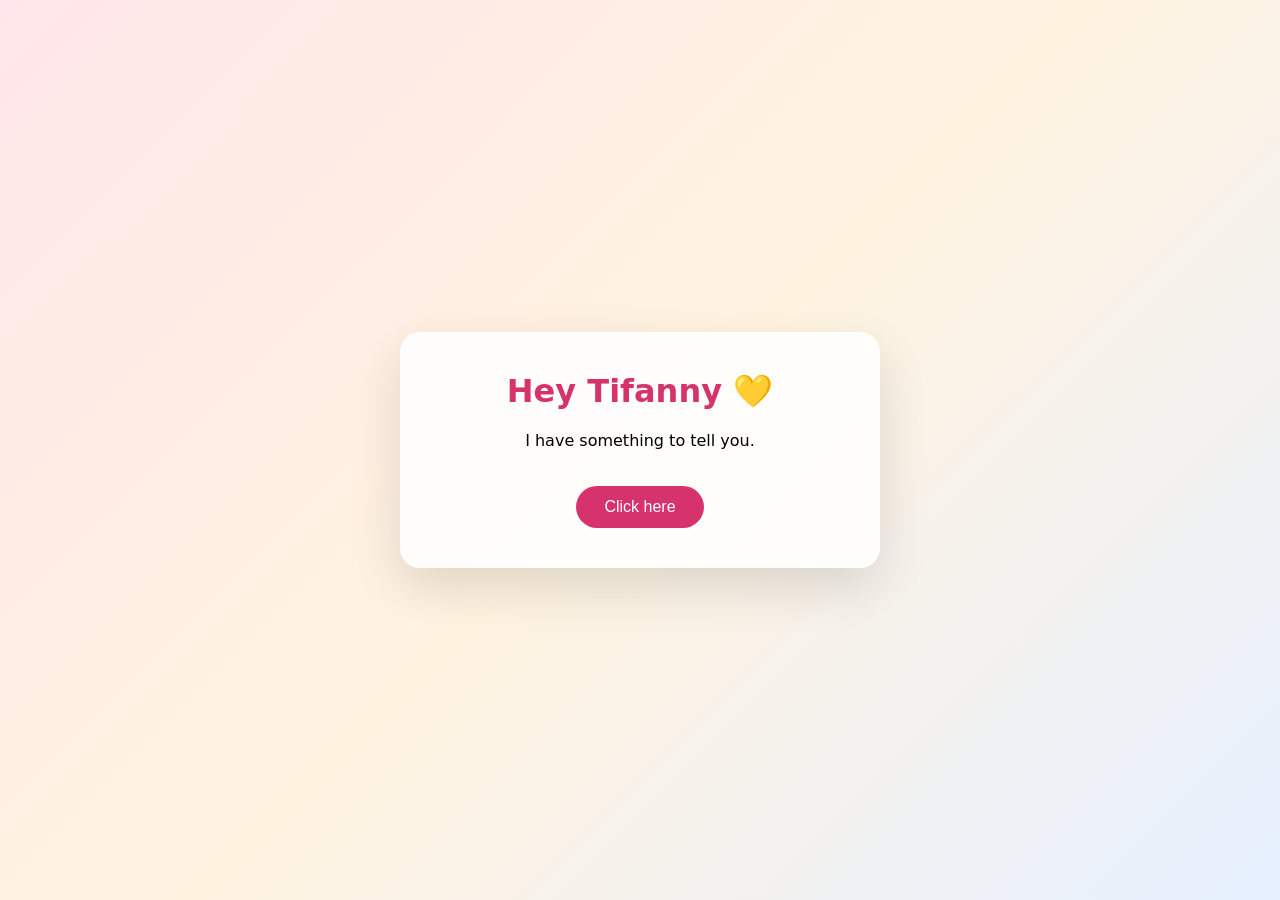
<file: index.html>
<!DOCTYPE html>
<html lang="en">
<head>
<meta charset="UTF-8">
<meta name="viewport" content="width=device-width, initial-scale=1.0">
<title>I'm Sorry</title>
<link rel="stylesheet" href="style.css">
</head>
<body>

<div class="hearts" id="hearts"></div>

<main class="card">
  <div id="stage-1" class="stage">
    <h1>Hey Tifanny 💛</h1>
    <p>I have something to tell you.</p>
    <button id="next-btn" class="btn">Click here</button>
  </div>

  <div id="stage-2" class="stage hidden">
    <h1>I'm sorry.</h1>
    <p class="message">
      HELLO MY DEAR TIFANNY, I KNOW I SCREWED UP and IT IS THE SECOND TIME... I AM JUST A PIG 🥺🥺🥺
    </p>
    <p class="message">
      I know it wasn't just "oops I fell asleep." It probably felt like I
      didn't care enough to stay awake for you, and that's not okay. You
      deserved better than this sleeping pig.
    </p>
    <p class="message">
      So as of today, I will OFFICIALLY be ENEMIES with my BAEDDDDD!!!!
    </p>
    <div class="stickman-scene">
      <svg viewBox="0 0 160 120" class="stickman" xmlns="http://www.w3.org/2000/svg">
        <rect x="15" y="80" width="100" height="14" rx="4" fill="#e9d8c5"/>
        <rect x="10" y="76" width="14" height="22" rx="3" fill="#d6336c"/>
        <circle cx="45" cy="68" r="12" fill="none" stroke="#444" stroke-width="3"/>
        <line x1="57" y1="74" x2="95" y2="80" stroke="#444" stroke-width="3" stroke-linecap="round"/>
        <line x1="70" y1="77" x2="62" y2="65" stroke="#444" stroke-width="3" stroke-linecap="round"/>
        <line x1="95" y1="80" x2="100" y2="92" stroke="#444" stroke-width="3" stroke-linecap="round"/>
        <line x1="95" y1="80" x2="108" y2="86" stroke="#444" stroke-width="3" stroke-linecap="round"/>
        <line x1="20" y1="20" x2="120" y2="100" stroke="#e03131" stroke-width="6" stroke-linecap="round"/>
        <line x1="120" y1="20" x2="20" y2="100" stroke="#e03131" stroke-width="6" stroke-linecap="round"/>
      </svg>
      <p class="message small">me, asleep, during The Incident</p>
    </div>

    <div class="stickman-scene">
      <svg viewBox="0 0 160 160" class="stickman" xmlns="http://www.w3.org/2000/svg">
        <g class="stickman-body">
          <circle cx="80" cy="60" r="18" fill="none" stroke="#444" stroke-width="3"/>
          <g class="stickman-eyes">
            <line x1="72" y1="58" x2="78" y2="58" stroke="#444" stroke-width="3" stroke-linecap="round"/>
            <line x1="82" y1="58" x2="88" y2="58" stroke="#444" stroke-width="3" stroke-linecap="round"/>
          </g>
          <line x1="80" y1="78" x2="80" y2="125" stroke="#444" stroke-width="3"/>
          <line x1="80" y1="90" x2="55" y2="75" stroke="#444" stroke-width="3" stroke-linecap="round"/>
          <line x1="80" y1="125" x2="60" y2="155" stroke="#444" stroke-width="3" stroke-linecap="round"/>
          <line x1="80" y1="125" x2="100" y2="155" stroke="#444" stroke-width="3" stroke-linecap="round"/>
          <rect x="42" y="64" width="14" height="20" rx="2" fill="#d6336c"/>
        </g>
      </svg>
      <p class="message small">waiting for Tifanny, not sleeping until you call 📱</p>
    </div>
    <button id="reveal-btn" class="btn">Tap if you forgive me 🥺</button>
  </div>

  <div id="stage-3" class="stage hidden">
    <h1>Thank you 💛</h1>
    <p class="message">
      I love you, and this WONT EVER HAPPEN AGAIN!!!!!!!!!!!!!! NOT ON MY SLEEPING BODY!!!!
    </p>
    <div class="emoji-burst">💛✨💛✨💛</div>
  </div>
</main>

<script src="script.js"></script>
</body>
</html>
</file>
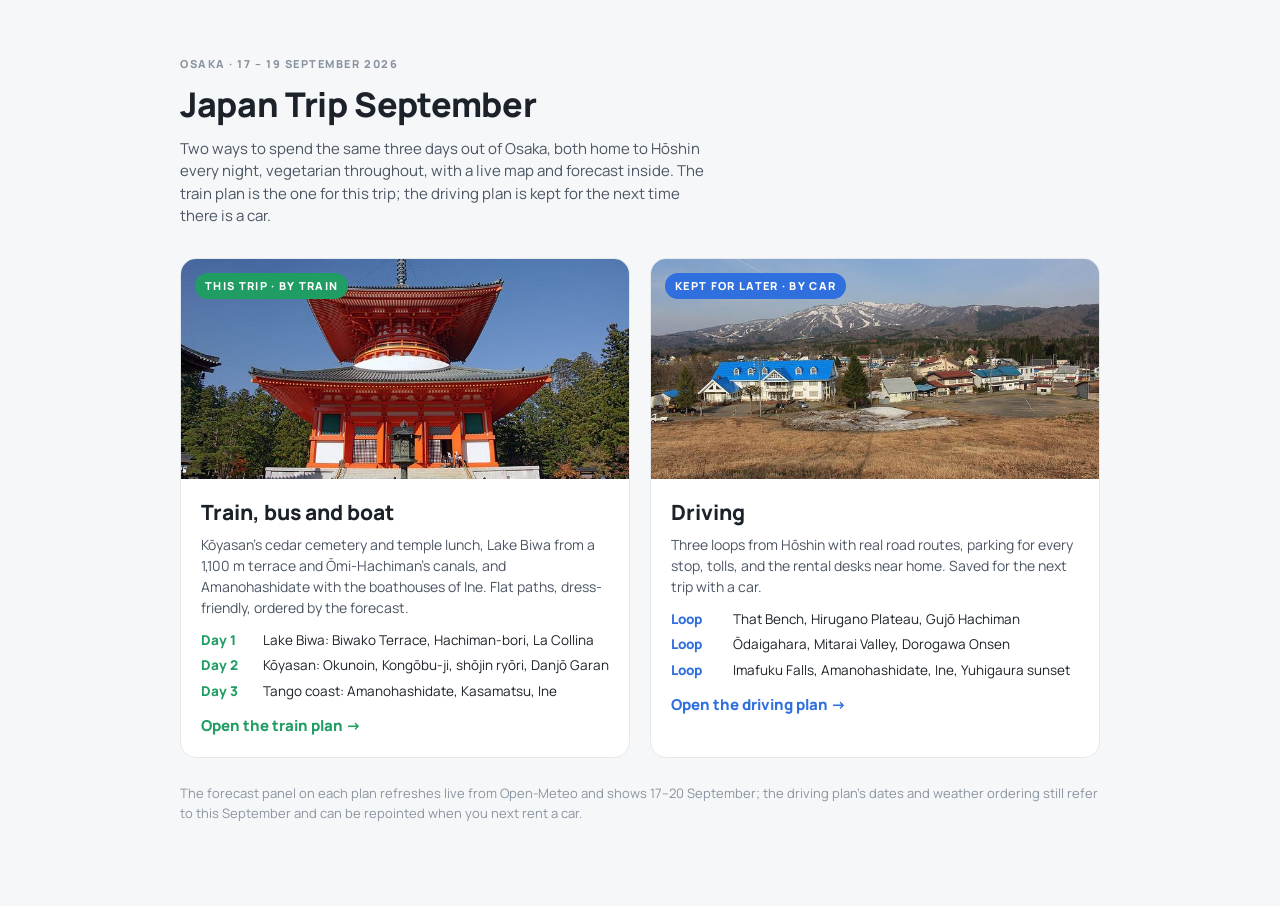
<file: japan-trip/index.html>
<!DOCTYPE html>
<html lang="en">
<head>
<meta charset="UTF-8">
<meta name="viewport" content="width=device-width, initial-scale=1.0">
<title>Japan Trip September</title>
<meta name="description" content="Two three-day plans out of Osaka for 17–19 September 2026: one by train, bus and boat, one by car.">
<link rel="preconnect" href="https://fonts.googleapis.com">
<link rel="stylesheet" href="https://fonts.googleapis.com/css2?family=Manrope:wght@500;700;800&display=swap">
<style>
:root{--bg:#f6f7f8;--panel:#fff;--ink:#1c2229;--ink-2:#4b5563;--ink-3:#8a94a0;--line:#e6e8eb;--blue:#2f6fde;--green:#1f9d63;--shadow:0 2px 4px rgba(20,24,30,.08),0 14px 34px -12px rgba(20,24,30,.28);color-scheme:light}
@media (prefers-color-scheme:dark){:root:not([data-theme="light"]){--bg:#0f1317;--panel:#171c22;--ink:#e8ebee;--ink-2:#b3bbc5;--ink-3:#7c8792;--line:#242b33;--shadow:0 2px 4px rgba(0,0,0,.5),0 14px 34px -12px rgba(0,0,0,.7);color-scheme:dark}}
:root[data-theme="dark"]{--bg:#0f1317;--panel:#171c22;--ink:#e8ebee;--ink-2:#b3bbc5;--ink-3:#7c8792;--line:#242b33;--shadow:0 2px 4px rgba(0,0,0,.5),0 14px 34px -12px rgba(0,0,0,.7);color-scheme:dark}
*{box-sizing:border-box}
body{margin:0;background:var(--bg);color:var(--ink);font-family:"Manrope",system-ui,sans-serif;font-size:15px;line-height:1.5;-webkit-font-smoothing:antialiased}
.wrap{width:min(920px,100% - 40px);margin:0 auto;padding:56px 0 70px}
.eyebrow{font-size:11px;letter-spacing:.14em;text-transform:uppercase;font-weight:800;color:var(--ink-3)}
h1{font-size:34px;font-weight:800;margin:6px 0 8px;letter-spacing:-.01em}
.lede{color:var(--ink-2);max-width:60ch;margin:0 0 30px}
.plans{display:grid;grid-template-columns:1fr 1fr;gap:20px}
.plan{display:block;text-decoration:none;color:inherit;background:var(--panel);border:1px solid var(--line);border-radius:16px;overflow:hidden;transition:transform .2s,box-shadow .2s}
.plan:hover{transform:translateY(-3px);box-shadow:var(--shadow)}
.plan .img{position:relative;height:220px;background:#243447}
.plan img{width:100%;height:100%;object-fit:cover;display:block}
.plan .tag{position:absolute;left:14px;top:14px;background:var(--c);color:#fff;font-size:11px;letter-spacing:.12em;text-transform:uppercase;font-weight:800;padding:5px 10px;border-radius:999px}
.plan .body{padding:18px 20px 20px}
.plan h2{font-size:21px;font-weight:800;margin:0 0 6px}
.plan p{color:var(--ink-2);font-size:14px;margin:0}
.plan ul{margin:12px 0 0;padding:0;list-style:none;display:grid;gap:5px;font-size:13.5px}
.plan li{display:grid;grid-template-columns:52px 1fr;gap:10px}
.plan li b{color:var(--c);font-weight:800}
.plan .go{display:inline-block;margin-top:14px;font-weight:800;color:var(--c)}
.note{margin-top:26px;font-size:13px;color:var(--ink-3)}
@media (max-width:760px){.plans{grid-template-columns:1fr}.wrap{padding:36px 0 60px}h1{font-size:28px}}
</style>
</head>
<body>
<main class="wrap">
  <div class="eyebrow">Osaka · 17 – 19 September 2026</div>
  <h1>Japan Trip September</h1>
  <p class="lede">Two ways to spend the same three days out of Osaka, both home to Hōshin every night, vegetarian throughout, with a live map and forecast inside. The train plan is the one for this trip; the driving plan is kept for the next time there is a car.</p>
  <div class="plans">
    <a class="plan" href="train.html" style="--c:var(--green)">
      <div class="img"><img src="img/danjogaran.jpg" alt="The Konpon Daitō pagoda at Kōyasan"><span class="tag">This trip · by train</span></div>
      <div class="body">
        <h2>Train, bus and boat</h2>
        <p>Kōyasan’s cedar cemetery and temple lunch, Lake Biwa from a 1,100 m terrace and Ōmi-Hachiman’s canals, and Amanohashidate with the boathouses of Ine. Flat paths, dress-friendly, ordered by the forecast.</p>
        <ul><li><b>Day 1</b>Lake Biwa: Biwako Terrace, Hachiman-bori, La Collina</li><li><b>Day 2</b>Kōyasan: Okunoin, Kongōbu-ji, shōjin ryōri, Danjō Garan</li><li><b>Day 3</b>Tango coast: Amanohashidate, Kasamatsu, Ine</li></ul>
        <span class="go">Open the train plan →</span>
      </div>
    </a>
    <a class="plan" href="driving.html" style="--c:var(--blue)">
      <div class="img"><img src="img/hirugano.jpg" alt="Hirugano Plateau"><span class="tag">Kept for later · by car</span></div>
      <div class="body">
        <h2>Driving</h2>
        <p>Three loops from Hōshin with real road routes, parking for every stop, tolls, and the rental desks near home. Saved for the next trip with a car.</p>
        <ul><li><b>Loop</b>That Bench, Hirugano Plateau, Gujō Hachiman</li><li><b>Loop</b>Ōdaigahara, Mitarai Valley, Dorogawa Onsen</li><li><b>Loop</b>Imafuku Falls, Amanohashidate, Ine, Yuhigaura sunset</li></ul>
        <span class="go">Open the driving plan →</span>
      </div>
    </a>
  </div>
  <p class="note">The forecast panel on each plan refreshes live from Open-Meteo and shows 17–20 September; the driving plan’s dates and weather ordering still refer to this September and can be repointed when you next rent a car.</p>
</main>
</body>
</html>
</file>
<file: style.css>
* {
  box-sizing: border-box;
}

html {
  height: 100%;
}

body {
  margin: 0;
  min-height: 100%;
  display: flex;
  align-items: center;
  justify-content: center;
  font-family: 'Segoe UI', system-ui, sans-serif;
  background: linear-gradient(135deg, #ffe6ea 0%, #fff3e0 50%, #e6f0ff 100%);
  position: relative;
  padding: 24px 0;
}

.card {
  background: rgba(255, 255, 255, 0.85);
  backdrop-filter: blur(6px);
  border-radius: 20px;
  padding: 40px 24px;
  max-width: 480px;
  width: 92%;
  text-align: center;
  box-shadow: 0 20px 50px rgba(0, 0, 0, 0.12);
  z-index: 2;
}

h1 {
  margin-top: 0;
  font-size: 2rem;
  color: #d6336c;
}

.message {
  font-size: 1.1rem;
  line-height: 1.6;
  color: #444;
}

.message.small {
  font-size: 0.85rem;
  color: #999;
  font-style: italic;
}

.btn {
  margin-top: 20px;
  padding: 12px 28px;
  font-size: 1rem;
  border: none;
  border-radius: 999px;
  background: #d6336c;
  color: #fff;
  cursor: pointer;
  transition: transform 0.15s ease, background 0.2s ease;
}

.btn:hover {
  background: #c2255c;
  transform: scale(1.05);
}

.stage {
  animation: fadeIn 0.5s ease;
}

.hidden {
  display: none;
}

.stickman-scene {
  margin-top: 16px;
  display: inline-block;
  vertical-align: top;
  width: 47%;
}

.stickman-scene + .stickman-scene {
  margin-left: 4%;
}

.stickman {
  width: 100%;
  max-width: 110px;
  height: auto;
}

.stickman-body {
  transform-origin: 80px 105px;
  animation: nodOff 3.5s ease-in-out infinite;
}

.stickman-eyes {
  animation: blinkAwake 3.5s ease-in-out infinite;
}

@keyframes nodOff {
  0%   { transform: rotate(0deg); }
  35%  { transform: rotate(0deg); }
  50%  { transform: rotate(14deg) translate(-4px, 4px); }
  62%  { transform: rotate(0deg); }
  100% { transform: rotate(0deg); }
}

@keyframes blinkAwake {
  0%, 40% { opacity: 1; }
  48%, 58% { opacity: 0.15; }
  66%, 100% { opacity: 1; }
}

.emoji-burst {
  font-size: 2rem;
  margin-top: 16px;
  animation: pop 0.6s ease;
}

@keyframes fadeIn {
  from { opacity: 0; transform: translateY(8px); }
  to { opacity: 1; transform: translateY(0); }
}

@keyframes pop {
  0% { transform: scale(0); }
  80% { transform: scale(1.2); }
  100% { transform: scale(1); }
}

.hearts {
  position: fixed;
  inset: 0;
  pointer-events: none;
  z-index: 1;
}

.heart {
  position: absolute;
  bottom: -40px;
  font-size: 1.5rem;
  opacity: 0.85;
  color: #ffb6c9;
  text-shadow: 0 0 6px rgba(255, 182, 201, 0.6);
  animation: rise linear forwards;
}

@keyframes rise {
  to {
    transform: translateY(-110vh) translateX(var(--drift, 0px)) rotate(360deg);
    opacity: 0;
  }
}

@media (max-width: 380px) {
  .card {
    padding: 32px 16px;
  }

  h1 {
    font-size: 1.5rem;
  }

  .message {
    font-size: 1rem;
  }
}
</file>
